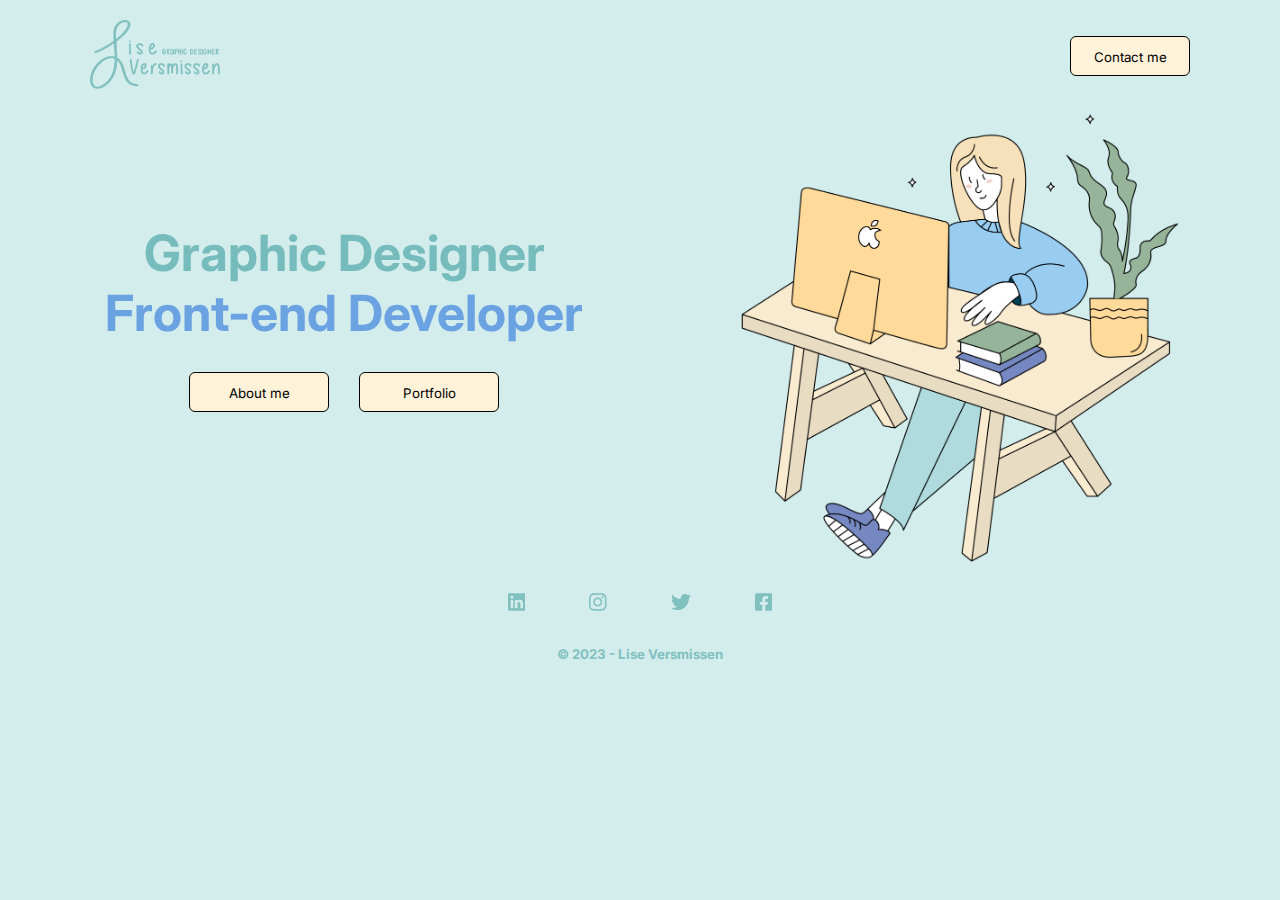
<file: index.html>
<!DOCTYPE html>
<html lang="nl">
<head>
    <meta name="viewport" content="width=device-width, initial-scale=1.0">
    <meta charset="UTF-8">
    <link rel="icon" href="assets/logolisetab.png">
    <link rel="stylesheet" href="style.css">
    <link rel="preconnect" href="https://fonts.googleapis.com">
    <link rel="preconnect" href="https://fonts.gstatic.com" crossorigin>
    <link href="https://fonts.googleapis.com/css2?family=Varela+Round&display=swap" rel="stylesheet">
    <link rel="preconnect" href="https://fonts.googleapis.com">
    <link rel="preconnect" href="https://fonts.gstatic.com" crossorigin>
    <link href="https://fonts.googleapis.com/css2?family=Inter&display=swap" rel="stylesheet">
    <!-- Primary Meta Tags -->
    <title>Lise Versmissen - Portfolio</title>
    <meta name="title" content="Lise Versmissen - Portfolio">
    <meta name="description" content="Graphic Designer, Illustrator & Front-end Developer">

    <!-- Open Graph / Facebook -->
    <meta property="og:type" content="website">
    <meta property="og:url" content="https://metatags.io/">
    <meta property="og:title" content="Lise Versmissen - Portfolio">
    <meta property="og:description" content="Graphic Designer, Illustrator & Front-end Developer">
    <meta property="og:image" content="/assets/metaimage.png">

    <!-- Twitter -->
    <meta property="twitter:card" content="summary_large_image">
    <meta property="twitter:url" content="https://metatags.io/">
    <meta property="twitter:title" content="Lise Versmissen - Portfolio">
    <meta property="twitter:description" content="Graphic Designer, Illustrator & Front-end Developer">
    <meta property="twitter:image" content="/assets/metaimage.png">
    <link rel="preconnect" href="https://fonts.googleapis.com">
    <link rel="preconnect" href="https://fonts.gstatic.com" crossorigin>
    <link href="https://fonts.googleapis.com/css2?family=Inter:wght@700&display=swap" rel="stylesheet">
</head>
<body>
<header>
    <div class="container">
        <div class="navbar">
            <a href="index.html"><img src="assets/logoliseblue@2x.png" class="logomain" alt="logo"> </a>
            <nav>
                <a href="contact.html"><button class="navbarbutton">Contact me</button></a>
            </nav>
        </div>
    </div>
</header>
<main>
    <div class="row">
        <div class="col-1">
            <h2 class="graphic">Graphic Designer</h2>
               <h6 class="developer">Front-end Developer</h6>
            <div id="buttons">
            <a href="aboutme.html" id="contactpage">
                <button type="button">About me</button>
            </a>
            <a href="portfolio.html" id="portfolio">
                <button type="button">Portfolio</button>
            </a>
        </div>
        </div>
        <div class="col-2">
            <img src="assets/1.png" alt="illustratie lise" class="illustratie">
        </div>
    </div>
</main>
<footer>
    <div class="social-links">
        <a href="https://www.linkedin.com/in/lise-versmissen-698373214/" target="_blank">
            <svg xmlns="http://www.w3.org/2000/svg" viewBox="0 0 448 512">
                <!--! Font Awesome Pro 6.2.1 by @fontawesome - https://fontawesome.com License - https://fontawesome.com/license (Commercial License) Copyright 2022 Fonticons, Inc. -->
                <path d="M416 32H31.9C14.3 32 0 46.5 0 64.3v383.4C0 465.5 14.3 480 31.9 480H416c17.6 0 32-14.5 32-32.3V64.3c0-17.8-14.4-32.3-32-32.3zM135.4 416H69V202.2h66.5V416zm-33.2-243c-21.3 0-38.5-17.3-38.5-38.5S80.9 96 102.2 96c21.2 0 38.5 17.3 38.5 38.5 0 21.3-17.2 38.5-38.5 38.5zm282.1 243h-66.4V312c0-24.8-.5-56.7-34.5-56.7-34.6 0-39.9 27-39.9 54.9V416h-66.4V202.2h63.7v29.2h.9c8.9-16.8 30.6-34.5 62.9-34.5 67.2 0 79.7 44.3 79.7 101.9V416z"/>
            </svg>
        </a>
        <a href="https://www.instagram.com/posipixels/" target="_blank">
            <svg xmlns="http://www.w3.org/2000/svg" viewBox="0 0 448 512">
                <!--! Font Awesome Pro 6.2.1 by @fontawesome - https://fontawesome.com License - https://fontawesome.com/license (Commercial License) Copyright 2022 Fonticons, Inc. -->
                <path d="M224.1 141c-63.6 0-114.9 51.3-114.9 114.9s51.3 114.9 114.9 114.9S339 319.5 339 255.9 287.7 141 224.1 141zm0 189.6c-41.1 0-74.7-33.5-74.7-74.7s33.5-74.7 74.7-74.7 74.7 33.5 74.7 74.7-33.6 74.7-74.7 74.7zm146.4-194.3c0 14.9-12 26.8-26.8 26.8-14.9 0-26.8-12-26.8-26.8s12-26.8 26.8-26.8 26.8 12 26.8 26.8zm76.1 27.2c-1.7-35.9-9.9-67.7-36.2-93.9-26.2-26.2-58-34.4-93.9-36.2-37-2.1-147.9-2.1-184.9 0-35.8 1.7-67.6 9.9-93.9 36.1s-34.4 58-36.2 93.9c-2.1 37-2.1 147.9 0 184.9 1.7 35.9 9.9 67.7 36.2 93.9s58 34.4 93.9 36.2c37 2.1 147.9 2.1 184.9 0 35.9-1.7 67.7-9.9 93.9-36.2 26.2-26.2 34.4-58 36.2-93.9 2.1-37 2.1-147.8 0-184.8zM398.8 388c-7.8 19.6-22.9 34.7-42.6 42.6-29.5 11.7-99.5 9-132.1 9s-102.7 2.6-132.1-9c-19.6-7.8-34.7-22.9-42.6-42.6-11.7-29.5-9-99.5-9-132.1s-2.6-102.7 9-132.1c7.8-19.6 22.9-34.7 42.6-42.6 29.5-11.7 99.5-9 132.1-9s102.7-2.6 132.1 9c19.6 7.8 34.7 22.9 42.6 42.6 11.7 29.5 9 99.5 9 132.1s2.7 102.7-9 132.1z"/>
            </svg>
        </a>
        <a href="https://twitter.com/liseeee_x" target="_blank">
            <svg xmlns="http://www.w3.org/2000/svg" viewBox="0 0 512 512">
                <!--! Font Awesome Pro 6.2.1 by @fontawesome - https://fontawesome.com License - https://fontawesome.com/license (Commercial License) Copyright 2022 Fonticons, Inc. -->
                <path d="M459.37 151.716c.325 4.548.325 9.097.325 13.645 0 138.72-105.583 298.558-298.558 298.558-59.452 0-114.68-17.219-161.137-47.106 8.447.974 16.568 1.299 25.34 1.299 49.055 0 94.213-16.568 130.274-44.832-46.132-.975-84.792-31.188-98.112-72.772 6.498.974 12.995 1.624 19.818 1.624 9.421 0 18.843-1.3 27.614-3.573-48.081-9.747-84.143-51.98-84.143-102.985v-1.299c13.969 7.797 30.214 12.67 47.431 13.319-28.264-18.843-46.781-51.005-46.781-87.391 0-19.492 5.197-37.36 14.294-52.954 51.655 63.675 129.3 105.258 216.365 109.807-1.624-7.797-2.599-15.918-2.599-24.04 0-57.828 46.782-104.934 104.934-104.934 30.213 0 57.502 12.67 76.67 33.137 23.715-4.548 46.456-13.32 66.599-25.34-7.798 24.366-24.366 44.833-46.132 57.827 21.117-2.273 41.584-8.122 60.426-16.243-14.292 20.791-32.161 39.308-52.628 54.253z"/>
            </svg>
        </a>
        <a href="https://www.facebook.com/PosiPixels/" target="_blank">
            <svg xmlns="http://www.w3.org/2000/svg" viewBox="0 0 448 512">
                <!--! Font Awesome Pro 6.2.1 by @fontawesome - https://fontawesome.com License - https://fontawesome.com/license (Commercial License) Copyright 2022 Fonticons, Inc. -->
                <path d="M400 32H48A48 48 0 0 0 0 80v352a48 48 0 0 0 48 48h137.25V327.69h-63V256h63v-54.64c0-62.15 37-96.48 93.67-96.48 27.14 0 55.52 4.84 55.52 4.84v61h-31.27c-30.81 0-40.42 19.12-40.42 38.73V256h68.78l-11 71.69h-57.78V480H400a48 48 0 0 0 48-48V80a48 48 0 0 0-48-48z"/>
            </svg>
        </a>
    </div>
    <div id="onderkant">
        <h5>© 2023 - Lise Versmissen</h5>
    </div>
</footer>
</body>
</html>
</file>
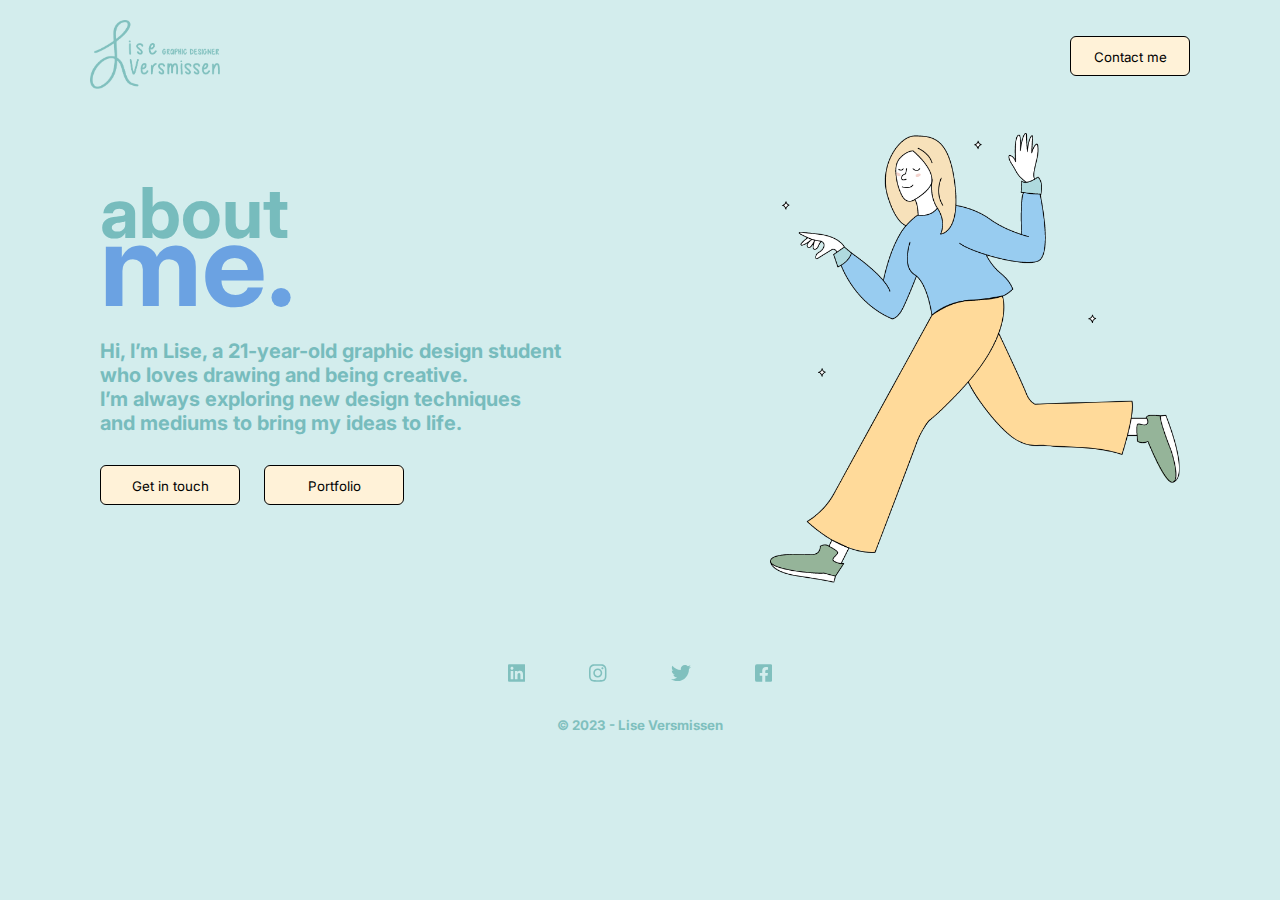
<file: aboutme.html>
<!DOCTYPE html>
<html lang="nl">
<head>
    <meta name="viewport" content="width=device-width, initial-scale=1.0">
    <meta charset="UTF-8">
    <link rel="icon" href="assets/logolisetab.png">
    <link rel="stylesheet" href="style.css">
    <link rel="preconnect" href="https://fonts.googleapis.com">
    <link rel="preconnect" href="https://fonts.gstatic.com" crossorigin>
    <link href="https://fonts.googleapis.com/css2?family=Varela+Round&display=swap" rel="stylesheet">
    <link rel="preconnect" href="https://fonts.googleapis.com">
    <link rel="preconnect" href="https://fonts.gstatic.com" crossorigin>
    <link href="https://fonts.googleapis.com/css2?family=Inter&display=swap" rel="stylesheet">
    <!-- Primary Meta Tags -->
    <title>Lise Versmissen - Portfolio</title>
    <meta name="title" content="Lise Versmissen - Portfolio">
    <meta name="description" content="Graphic Designer, Illustrator & Front-end Developer">

    <!-- Open Graph / Facebook -->
    <meta property="og:type" content="website">
    <meta property="og:url" content="https://metatags.io/">
    <meta property="og:title" content="Lise Versmissen - Portfolio">
    <meta property="og:description" content="Graphic Designer, Illustrator & Front-end Developer">
    <meta property="og:image" content="/assets/metaimage.png">

    <!-- Twitter -->
    <meta property="twitter:card" content="summary_large_image">
    <meta property="twitter:url" content="https://metatags.io/">
    <meta property="twitter:title" content="Lise Versmissen - Portfolio">
    <meta property="twitter:description" content="Graphic Designer, Illustrator & Front-end Developer">
    <meta property="twitter:image" content="/assets/metaimage.png">
    <link rel="preconnect" href="https://fonts.googleapis.com">
    <link rel="preconnect" href="https://fonts.gstatic.com" crossorigin>
    <link href="https://fonts.googleapis.com/css2?family=Inter:wght@700&display=swap" rel="stylesheet">
</head>
<body>
<header>
    <div class="container">
        <div class="navbar">
            <a href="index.html"><img src="assets/logoliseblue@2x.png" class="logomain" alt="logo"> </a>
            <nav>
                <a href="contact.html"><button class="navbarbutton">Contact me</button></a>
            </nav>
        </div>
    </div>
</header>
<main class="mainabout">
    <div class="aboutmerow">
        <div class="col-1">
            <h2 class="about">about</h2>
            <h6 class="me">me.</h6>
            <h3 class="uitleg">Hi, I’m Lise, a 21-year-old graphic design student <br>
                who loves drawing and being creative. <br>
                I’m always exploring new design techniques <br>
                and mediums to bring my ideas to life.</h3>
            <div id="buttonsabout">
                <a href="contact.html" id="aboutmelink">
                    <button class="aboutbutton" type="button">Get in touch</button>
                </a>
                <a href="portfolio.html" id="portfoliolink">
                    <button class="portfoliobutton" type="button">Portfolio</button>
                </a>
            </div>
        </div>
        <div class="col-2">
            <img src="assets/2.png" alt="illustratie lise" class="illustratie2">
        </div>
    </div>
</main>
<footer>
    <div class="social-links">
        <a href="https://www.linkedin.com/in/lise-versmissen-698373214/" target="_blank">
            <svg xmlns="http://www.w3.org/2000/svg" viewBox="0 0 448 512">
                <!--! Font Awesome Pro 6.2.1 by @fontawesome - https://fontawesome.com License - https://fontawesome.com/license (Commercial License) Copyright 2022 Fonticons, Inc. -->
                <path d="M416 32H31.9C14.3 32 0 46.5 0 64.3v383.4C0 465.5 14.3 480 31.9 480H416c17.6 0 32-14.5 32-32.3V64.3c0-17.8-14.4-32.3-32-32.3zM135.4 416H69V202.2h66.5V416zm-33.2-243c-21.3 0-38.5-17.3-38.5-38.5S80.9 96 102.2 96c21.2 0 38.5 17.3 38.5 38.5 0 21.3-17.2 38.5-38.5 38.5zm282.1 243h-66.4V312c0-24.8-.5-56.7-34.5-56.7-34.6 0-39.9 27-39.9 54.9V416h-66.4V202.2h63.7v29.2h.9c8.9-16.8 30.6-34.5 62.9-34.5 67.2 0 79.7 44.3 79.7 101.9V416z"/>
            </svg>
        </a>
        <a href="https://www.instagram.com/posipixels/" target="_blank">
            <svg xmlns="http://www.w3.org/2000/svg" viewBox="0 0 448 512">
                <!--! Font Awesome Pro 6.2.1 by @fontawesome - https://fontawesome.com License - https://fontawesome.com/license (Commercial License) Copyright 2022 Fonticons, Inc. -->
                <path d="M224.1 141c-63.6 0-114.9 51.3-114.9 114.9s51.3 114.9 114.9 114.9S339 319.5 339 255.9 287.7 141 224.1 141zm0 189.6c-41.1 0-74.7-33.5-74.7-74.7s33.5-74.7 74.7-74.7 74.7 33.5 74.7 74.7-33.6 74.7-74.7 74.7zm146.4-194.3c0 14.9-12 26.8-26.8 26.8-14.9 0-26.8-12-26.8-26.8s12-26.8 26.8-26.8 26.8 12 26.8 26.8zm76.1 27.2c-1.7-35.9-9.9-67.7-36.2-93.9-26.2-26.2-58-34.4-93.9-36.2-37-2.1-147.9-2.1-184.9 0-35.8 1.7-67.6 9.9-93.9 36.1s-34.4 58-36.2 93.9c-2.1 37-2.1 147.9 0 184.9 1.7 35.9 9.9 67.7 36.2 93.9s58 34.4 93.9 36.2c37 2.1 147.9 2.1 184.9 0 35.9-1.7 67.7-9.9 93.9-36.2 26.2-26.2 34.4-58 36.2-93.9 2.1-37 2.1-147.8 0-184.8zM398.8 388c-7.8 19.6-22.9 34.7-42.6 42.6-29.5 11.7-99.5 9-132.1 9s-102.7 2.6-132.1-9c-19.6-7.8-34.7-22.9-42.6-42.6-11.7-29.5-9-99.5-9-132.1s-2.6-102.7 9-132.1c7.8-19.6 22.9-34.7 42.6-42.6 29.5-11.7 99.5-9 132.1-9s102.7-2.6 132.1 9c19.6 7.8 34.7 22.9 42.6 42.6 11.7 29.5 9 99.5 9 132.1s2.7 102.7-9 132.1z"/>
            </svg>
        </a>
        <a href="https://twitter.com/liseeee_x" target="_blank">
            <svg xmlns="http://www.w3.org/2000/svg" viewBox="0 0 512 512">
                <!--! Font Awesome Pro 6.2.1 by @fontawesome - https://fontawesome.com License - https://fontawesome.com/license (Commercial License) Copyright 2022 Fonticons, Inc. -->
                <path d="M459.37 151.716c.325 4.548.325 9.097.325 13.645 0 138.72-105.583 298.558-298.558 298.558-59.452 0-114.68-17.219-161.137-47.106 8.447.974 16.568 1.299 25.34 1.299 49.055 0 94.213-16.568 130.274-44.832-46.132-.975-84.792-31.188-98.112-72.772 6.498.974 12.995 1.624 19.818 1.624 9.421 0 18.843-1.3 27.614-3.573-48.081-9.747-84.143-51.98-84.143-102.985v-1.299c13.969 7.797 30.214 12.67 47.431 13.319-28.264-18.843-46.781-51.005-46.781-87.391 0-19.492 5.197-37.36 14.294-52.954 51.655 63.675 129.3 105.258 216.365 109.807-1.624-7.797-2.599-15.918-2.599-24.04 0-57.828 46.782-104.934 104.934-104.934 30.213 0 57.502 12.67 76.67 33.137 23.715-4.548 46.456-13.32 66.599-25.34-7.798 24.366-24.366 44.833-46.132 57.827 21.117-2.273 41.584-8.122 60.426-16.243-14.292 20.791-32.161 39.308-52.628 54.253z"/>
            </svg>
        </a>
        <a href="https://www.facebook.com/PosiPixels/" target="_blank">
            <svg xmlns="http://www.w3.org/2000/svg" viewBox="0 0 448 512">
                <!--! Font Awesome Pro 6.2.1 by @fontawesome - https://fontawesome.com License - https://fontawesome.com/license (Commercial License) Copyright 2022 Fonticons, Inc. -->
                <path d="M400 32H48A48 48 0 0 0 0 80v352a48 48 0 0 0 48 48h137.25V327.69h-63V256h63v-54.64c0-62.15 37-96.48 93.67-96.48 27.14 0 55.52 4.84 55.52 4.84v61h-31.27c-30.81 0-40.42 19.12-40.42 38.73V256h68.78l-11 71.69h-57.78V480H400a48 48 0 0 0 48-48V80a48 48 0 0 0-48-48z"/>
            </svg>
        </a>
    </div>
    <div id="onderkant">
        <h5>© 2023 - Lise Versmissen</h5>
    </div>
</footer>
</body>
</html>
</file>
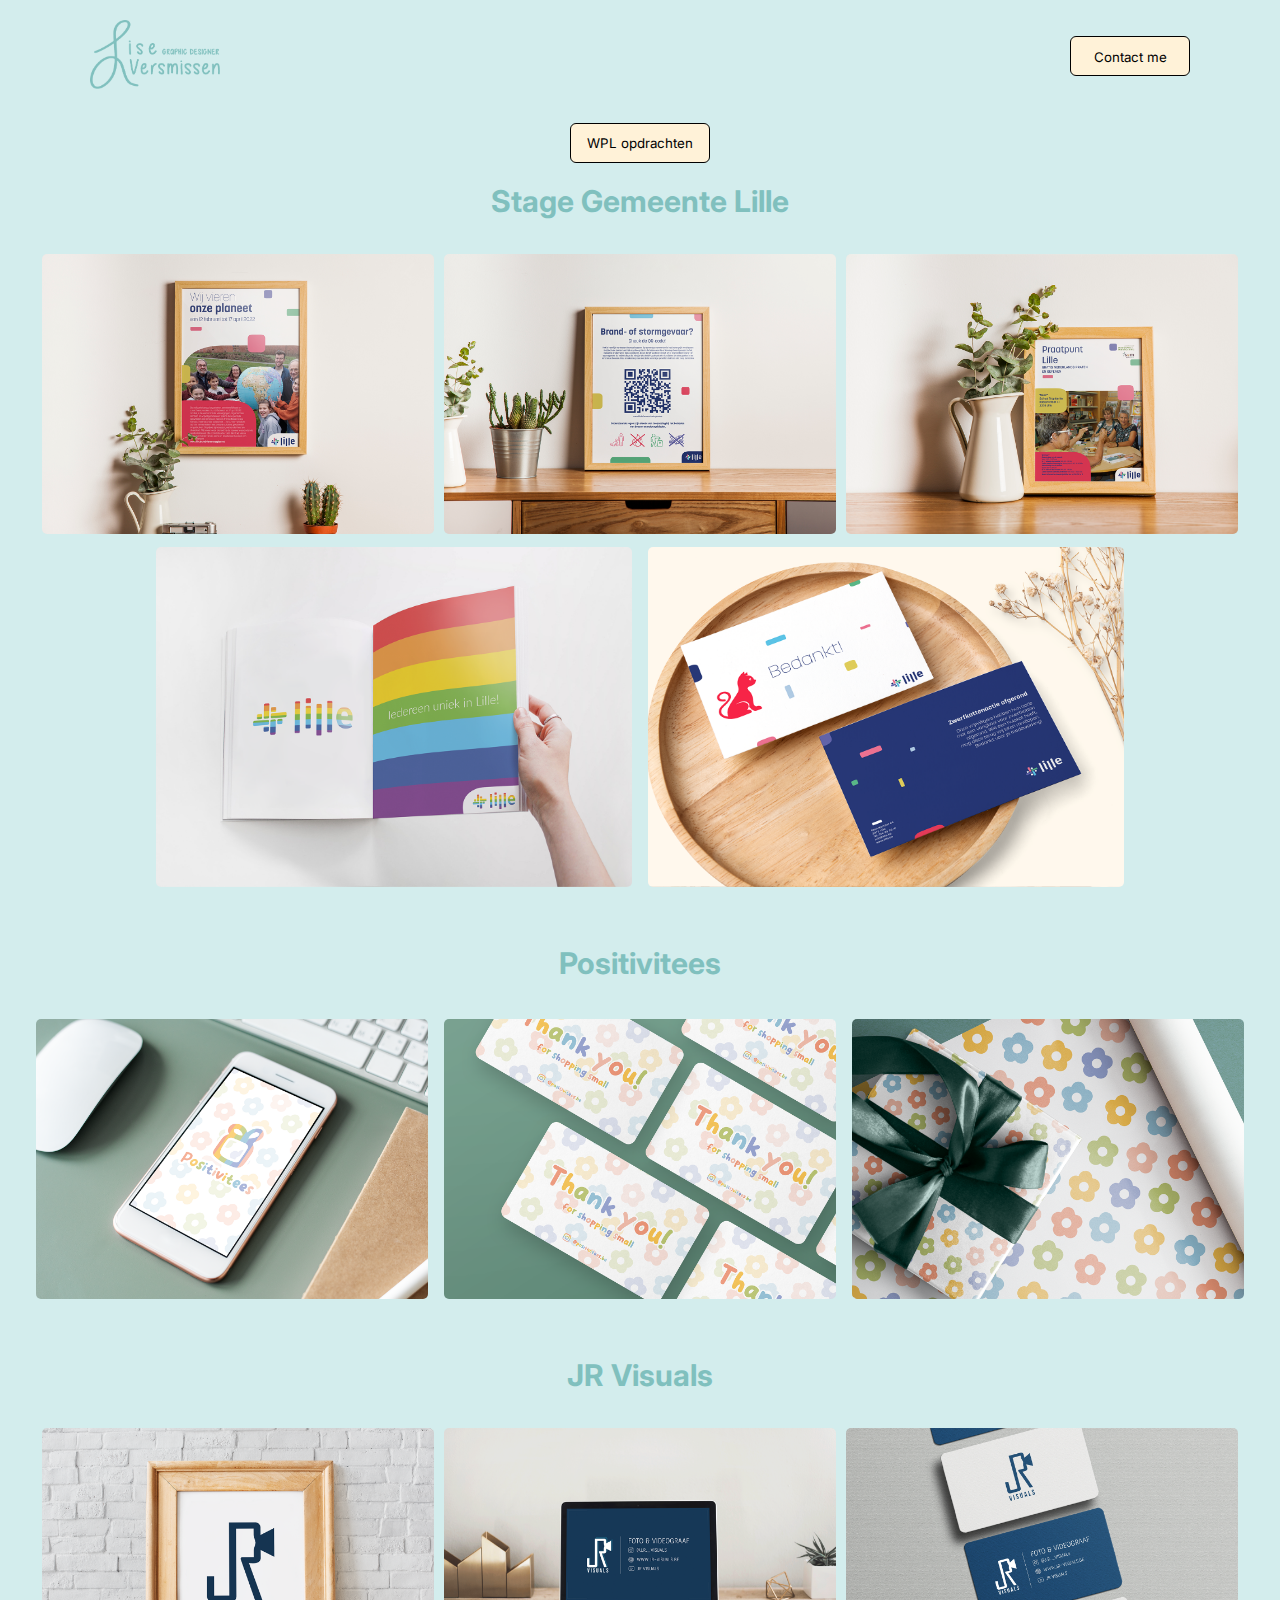
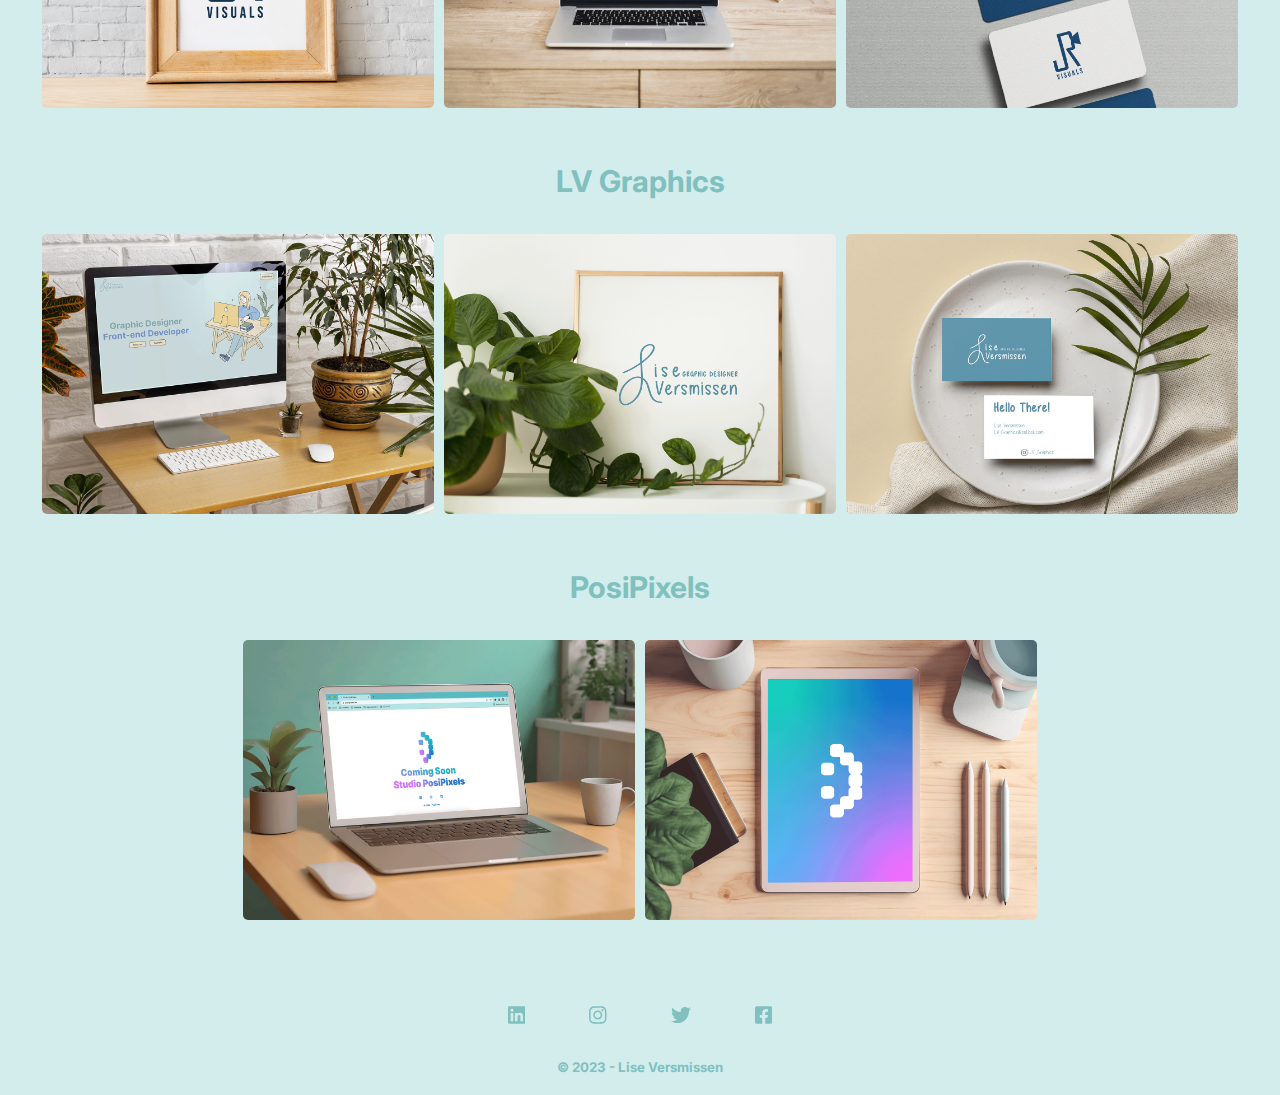
<file: portfolio.html>
<!DOCTYPE html>
<html lang="nl">
<head>
    <meta name="viewport" content="width=device-width, initial-scale=1.0">
    <meta charset="UTF-8">
    <link rel="icon" href="assets/logolisetab.png">
    <link rel="stylesheet" href="style.css">
    <link rel="preconnect" href="https://fonts.googleapis.com">
    <link rel="preconnect" href="https://fonts.gstatic.com" crossorigin>
    <link href="https://fonts.googleapis.com/css2?family=Varela+Round&display=swap" rel="stylesheet">
    <link rel="preconnect" href="https://fonts.googleapis.com">
    <link rel="preconnect" href="https://fonts.gstatic.com" crossorigin>
    <link href="https://fonts.googleapis.com/css2?family=Inter&display=swap" rel="stylesheet">
    <!-- Primary Meta Tags -->
    <title>Lise Versmissen - Portfolio</title>
    <meta name="title" content="Lise Versmissen - Portfolio">
    <meta name="description" content="Graphic Designer, Illustrator & Front-end Developer">

    <!-- Open Graph / Facebook -->
    <meta property="og:type" content="website">
    <meta property="og:url" content="https://metatags.io/">
    <meta property="og:title" content="Lise Versmissen - Portfolio">
    <meta property="og:description" content="Graphic Designer, Illustrator & Front-end Developer">
    <meta property="og:image" content="/assets/metaimage.png">

    <!-- Twitter -->
    <meta property="twitter:card" content="summary_large_image">
    <meta property="twitter:url" content="https://metatags.io/">
    <meta property="twitter:title" content="Lise Versmissen - Portfolio">
    <meta property="twitter:description" content="Graphic Designer, Illustrator & Front-end Developer">
    <meta property="twitter:image" content="/assets/metaimage.png">
    <link rel="preconnect" href="https://fonts.googleapis.com">
    <link rel="preconnect" href="https://fonts.gstatic.com" crossorigin>
    <link href="https://fonts.googleapis.com/css2?family=Inter:wght@700&display=swap" rel="stylesheet">
</head>
<body>
<header>
    <div class="container">
        <div class="navbar">
            <a href="index.html"><img src="assets/logoliseblue@2x.png" class="logomain" alt="logo"> </a>
            <nav>
                <a href="contact.html"><button class="navbarbutton">Contact me</button></a>
            </nav>
        </div>
    </div>
</header>
<main class="portfolio-main">
    <div class="portfolio-items">
        <a href="wplportfolio.html" class="wpl"><button class="portfoliobutton1">WPL opdrachten</button></a>
        <h2 class="stage">Stage Gemeente Lille</h2>
        <div class="portfolio-images1">
            <img src="assets/wijvieren.png" alt="">
            <img src="assets/brandbordje.png" alt="">
            <img src="assets/praatpunt.png" alt="">
        </div>
        <div class="portfolio-images2">
            <img src="assets/boekjelille.png" alt="">
            <img src="assets/zwerf.png " alt="">
        </div>
        <h2 class="positivitees">Positivitees</h2>
        <div class="portfolio-images3">
            <img src="assets/logopositivitees1.PNG" alt="">
            <img src="assets/visitekaartjespositivitees1.PNG" alt="">
            <img src="assets/patroon1.PNG" alt="">
        </div>
        <h2 class="jrvisuals">JR Visuals</h2>
        <div class="portfolio-images4">
            <img src="assets/jrlogo.png" alt="een tekening gemaakt door lise">
            <img src="assets/jrvisualsweb.png" alt="een kaartje gemaakt door lise">
            <img src="assets/jrvisite.png" alt="flyer van LIV">
        </div>
        <h2 class="lvgraphics">LV Graphics</h2>
        <div class="portfolio-images5">
            <img src="assets/lvwebsite.png" alt="een tekening gemaakt door lise">
            <img src="assets/logolv.png" alt="een kaartje gemaakt door lise">
            <img src="assets/visitekaartjeslise.png" alt="flyer van LIV">
        </div>
        <h2 class="lvgraphics">PosiPixels</h2>
        <div class="portfolio-images5">
            <img src="assets/macbook.png" alt="een tekening gemaakt door lise">
            <img src="assets/ipad.png" alt="een kaartje gemaakt door lise">
        </div>
    </div>


    <!-- <div class="illustraties">
        <h1>Ontwerpen</h1>
    </div>
    <div class="scroll">
        <img src="assets/scroll3.png" alt="illustraties">
    </div>
    <div class="ontwerpen">
        <h1>Illustraties</h1>
    </div>
    <div class="scroll">
        <img src="assets/scroll.png" alt="ontwerpen">
    </div> -->
    <!--  </div> -->
</main>
<footer>
    <div class="social-links">
        <a href="https://www.linkedin.com/in/lise-versmissen-698373214/" target="_blank">
            <svg xmlns="http://www.w3.org/2000/svg" viewBox="0 0 448 512">
                <!--! Font Awesome Pro 6.2.1 by @fontawesome - https://fontawesome.com License - https://fontawesome.com/license (Commercial License) Copyright 2022 Fonticons, Inc. -->
                <path d="M416 32H31.9C14.3 32 0 46.5 0 64.3v383.4C0 465.5 14.3 480 31.9 480H416c17.6 0 32-14.5 32-32.3V64.3c0-17.8-14.4-32.3-32-32.3zM135.4 416H69V202.2h66.5V416zm-33.2-243c-21.3 0-38.5-17.3-38.5-38.5S80.9 96 102.2 96c21.2 0 38.5 17.3 38.5 38.5 0 21.3-17.2 38.5-38.5 38.5zm282.1 243h-66.4V312c0-24.8-.5-56.7-34.5-56.7-34.6 0-39.9 27-39.9 54.9V416h-66.4V202.2h63.7v29.2h.9c8.9-16.8 30.6-34.5 62.9-34.5 67.2 0 79.7 44.3 79.7 101.9V416z"/>
            </svg>
        </a>
        <a href="https://www.instagram.com/posipixels/" target="_blank">
            <svg xmlns="http://www.w3.org/2000/svg" viewBox="0 0 448 512">
                <!--! Font Awesome Pro 6.2.1 by @fontawesome - https://fontawesome.com License - https://fontawesome.com/license (Commercial License) Copyright 2022 Fonticons, Inc. -->
                <path d="M224.1 141c-63.6 0-114.9 51.3-114.9 114.9s51.3 114.9 114.9 114.9S339 319.5 339 255.9 287.7 141 224.1 141zm0 189.6c-41.1 0-74.7-33.5-74.7-74.7s33.5-74.7 74.7-74.7 74.7 33.5 74.7 74.7-33.6 74.7-74.7 74.7zm146.4-194.3c0 14.9-12 26.8-26.8 26.8-14.9 0-26.8-12-26.8-26.8s12-26.8 26.8-26.8 26.8 12 26.8 26.8zm76.1 27.2c-1.7-35.9-9.9-67.7-36.2-93.9-26.2-26.2-58-34.4-93.9-36.2-37-2.1-147.9-2.1-184.9 0-35.8 1.7-67.6 9.9-93.9 36.1s-34.4 58-36.2 93.9c-2.1 37-2.1 147.9 0 184.9 1.7 35.9 9.9 67.7 36.2 93.9s58 34.4 93.9 36.2c37 2.1 147.9 2.1 184.9 0 35.9-1.7 67.7-9.9 93.9-36.2 26.2-26.2 34.4-58 36.2-93.9 2.1-37 2.1-147.8 0-184.8zM398.8 388c-7.8 19.6-22.9 34.7-42.6 42.6-29.5 11.7-99.5 9-132.1 9s-102.7 2.6-132.1-9c-19.6-7.8-34.7-22.9-42.6-42.6-11.7-29.5-9-99.5-9-132.1s-2.6-102.7 9-132.1c7.8-19.6 22.9-34.7 42.6-42.6 29.5-11.7 99.5-9 132.1-9s102.7-2.6 132.1 9c19.6 7.8 34.7 22.9 42.6 42.6 11.7 29.5 9 99.5 9 132.1s2.7 102.7-9 132.1z"/>
            </svg>
        </a>
        <a href="https://twitter.com/liseeee_x" target="_blank">
            <svg xmlns="http://www.w3.org/2000/svg" viewBox="0 0 512 512">
                <!--! Font Awesome Pro 6.2.1 by @fontawesome - https://fontawesome.com License - https://fontawesome.com/license (Commercial License) Copyright 2022 Fonticons, Inc. -->
                <path d="M459.37 151.716c.325 4.548.325 9.097.325 13.645 0 138.72-105.583 298.558-298.558 298.558-59.452 0-114.68-17.219-161.137-47.106 8.447.974 16.568 1.299 25.34 1.299 49.055 0 94.213-16.568 130.274-44.832-46.132-.975-84.792-31.188-98.112-72.772 6.498.974 12.995 1.624 19.818 1.624 9.421 0 18.843-1.3 27.614-3.573-48.081-9.747-84.143-51.98-84.143-102.985v-1.299c13.969 7.797 30.214 12.67 47.431 13.319-28.264-18.843-46.781-51.005-46.781-87.391 0-19.492 5.197-37.36 14.294-52.954 51.655 63.675 129.3 105.258 216.365 109.807-1.624-7.797-2.599-15.918-2.599-24.04 0-57.828 46.782-104.934 104.934-104.934 30.213 0 57.502 12.67 76.67 33.137 23.715-4.548 46.456-13.32 66.599-25.34-7.798 24.366-24.366 44.833-46.132 57.827 21.117-2.273 41.584-8.122 60.426-16.243-14.292 20.791-32.161 39.308-52.628 54.253z"/>
            </svg>
        </a>
        <a href="https://www.facebook.com/PosiPixels/" target="_blank">
            <svg xmlns="http://www.w3.org/2000/svg" viewBox="0 0 448 512">
                <!--! Font Awesome Pro 6.2.1 by @fontawesome - https://fontawesome.com License - https://fontawesome.com/license (Commercial License) Copyright 2022 Fonticons, Inc. -->
                <path d="M400 32H48A48 48 0 0 0 0 80v352a48 48 0 0 0 48 48h137.25V327.69h-63V256h63v-54.64c0-62.15 37-96.48 93.67-96.48 27.14 0 55.52 4.84 55.52 4.84v61h-31.27c-30.81 0-40.42 19.12-40.42 38.73V256h68.78l-11 71.69h-57.78V480H400a48 48 0 0 0 48-48V80a48 48 0 0 0-48-48z"/>
            </svg>
        </a>
    </div>
    <div id="onderkant">
        <h5>© 2023 - Lise Versmissen</h5>
    </div>
</footer>
</body>
</html>
</file>
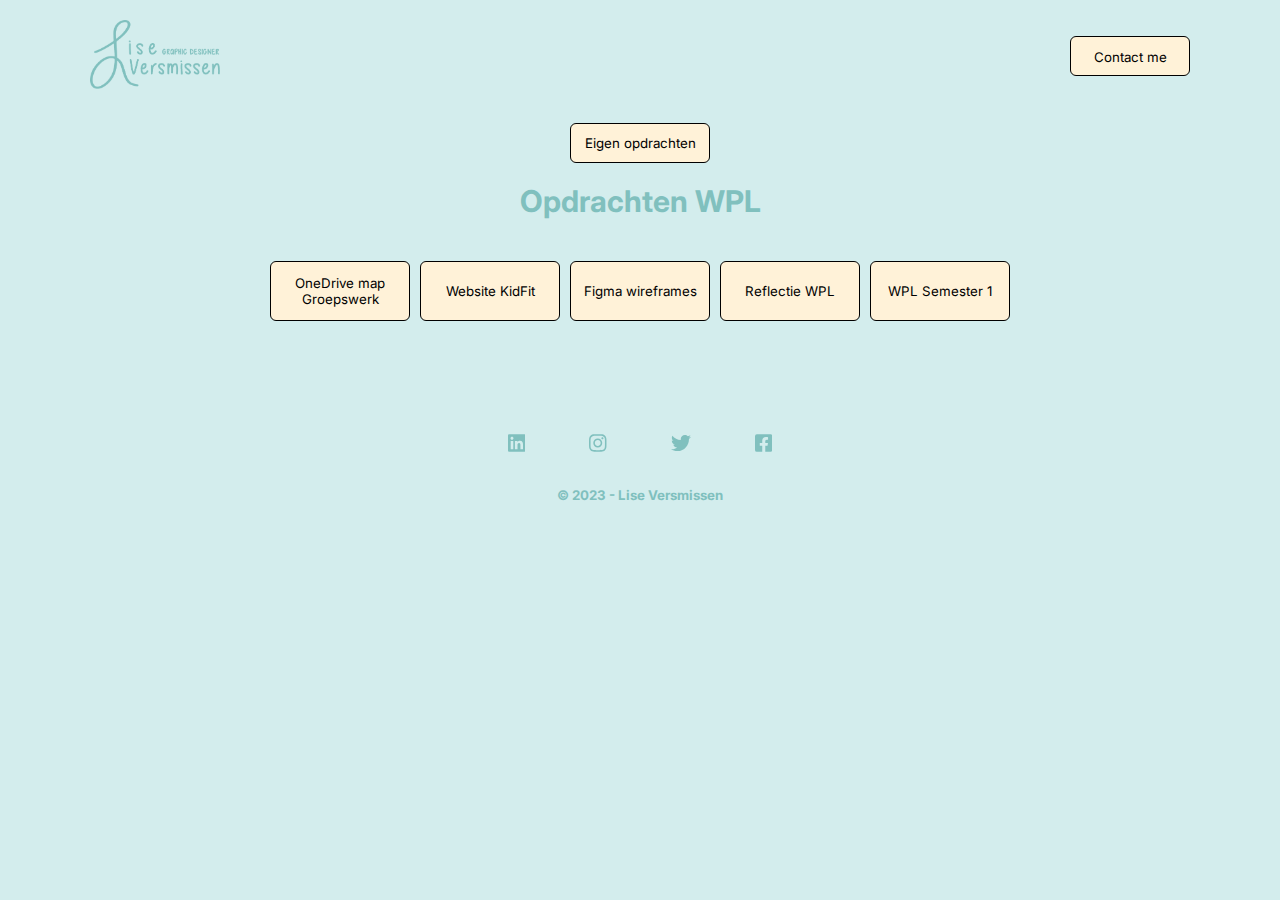
<file: wplportfolio.html>
<!DOCTYPE html>
<html lang="nl">
<head>
    <meta name="viewport" content="width=device-width, initial-scale=1.0">
    <meta charset="UTF-8">
    <link rel="icon" href="assets/logolisetab.png">
    <link rel="stylesheet" href="style.css">
    <link rel="preconnect" href="https://fonts.googleapis.com">
    <link rel="preconnect" href="https://fonts.gstatic.com" crossorigin>
    <link href="https://fonts.googleapis.com/css2?family=Varela+Round&display=swap" rel="stylesheet">
    <link rel="preconnect" href="https://fonts.googleapis.com">
    <link rel="preconnect" href="https://fonts.gstatic.com" crossorigin>
    <link href="https://fonts.googleapis.com/css2?family=Inter&display=swap" rel="stylesheet">
    <!-- Primary Meta Tags -->
    <title>Lise Versmissen - Portfolio</title>
    <meta name="title" content="Lise Versmissen - Portfolio">
    <meta name="description" content="Graphic Designer, Illustrator & Front-end Developer">

    <!-- Open Graph / Facebook -->
    <meta property="og:type" content="website">
    <meta property="og:url" content="https://metatags.io/">
    <meta property="og:title" content="Lise Versmissen - Portfolio">
    <meta property="og:description" content="Graphic Designer, Illustrator & Front-end Developer">
    <meta property="og:image" content="/assets/metaimage.png">

    <!-- Twitter -->
    <meta property="twitter:card" content="summary_large_image">
    <meta property="twitter:url" content="https://metatags.io/">
    <meta property="twitter:title" content="Lise Versmissen - Portfolio">
    <meta property="twitter:description" content="Graphic Designer, Illustrator & Front-end Developer">
    <meta property="twitter:image" content="/assets/metaimage.png">
    <link rel="preconnect" href="https://fonts.googleapis.com">
    <link rel="preconnect" href="https://fonts.gstatic.com" crossorigin>
    <link href="https://fonts.googleapis.com/css2?family=Inter:wght@700&display=swap" rel="stylesheet">
</head>
<body>
<header>
    <div class="container">
        <div class="navbar">
            <a href="index.html"><img src="assets/logoliseblue@2x.png" class="logomain" alt="logo"> </a>
            <nav>
                <a href="contact.html"><button class="navbarbutton">Contact me</button></a>
            </nav>
        </div>
    </div>
</header>
<main class="portfolio-main">
    <div class="portfolio-items">
        <a href="portfolio.html" class="wpl"><button class="portfoliobutton1">Eigen opdrachten</button></a>
        <h2 class="stage">Opdrachten WPL</h2>
        <div class="wplbuttons">
            <a class="wpl" href="https://hogeschoolpxl-my.sharepoint.com/:f:/g/personal/12200757_student_pxl_be/Eh-XKU-84-ZAr1Qt8Ia4RE0BHbRfD8jOh-eaZKVeQbSLvQ?e=8v8ChR"><button class="portfoliobutton2">OneDrive map Groepswerk</button></a>
            <a href="https://spiffy-strudel-7e668c.netlify.app/index.html" class="wpl"><button class="portfoliobutton2">Website KidFit</button></a>
            <a class="wpl" href="https://www.figma.com/file/s4F252XIXvg8mJSV2EurCb/Wireframing-KIDFIT?type=design&node-id=214-754&t=6oKDC0P9f3VFMXpr-0"><button class="portfoliobutton2">Figma wireframes</button></a>
            <a class="wpl" href="https://hogeschoolpxl-my.sharepoint.com/:f:/g/personal/12200757_student_pxl_be/EhQewcwpACxHjvlw2_kQQjYBQVSDn3vpyU2tK9RPI8Y6fg?e=IBtLJB"><button class="portfoliobutton2">Reflectie WPL</button></a>
            <a class="wpl" href="https://hogeschoolpxl-my.sharepoint.com/:f:/g/personal/12200757_student_pxl_be/EiRtku2gu7tDmOfItRclwy0B2wRP3DUlz64YBHgtLPpZ_g?e=7NtU6G"><button class="portfoliobutton2">WPL Semester 1</button></a>
        </div>


    <!-- <div class="illustraties">
        <h1>Ontwerpen</h1>
    </div>
    <div class="scroll">
        <img src="assets/scroll3.png" alt="illustraties">
    </div>
    <div class="ontwerpen">
        <h1>Illustraties</h1>
    </div>
    <div class="scroll">
        <img src="assets/scroll.png" alt="ontwerpen">
    </div> -->
    <!--  </div> -->
    </div>
</main>
<footer>
    <div class="social-links">
        <a href="https://www.linkedin.com/in/lise-versmissen-698373214/" target="_blank">
            <svg xmlns="http://www.w3.org/2000/svg" viewBox="0 0 448 512">
                <!--! Font Awesome Pro 6.2.1 by @fontawesome - https://fontawesome.com License - https://fontawesome.com/license (Commercial License) Copyright 2022 Fonticons, Inc. -->
                <path d="M416 32H31.9C14.3 32 0 46.5 0 64.3v383.4C0 465.5 14.3 480 31.9 480H416c17.6 0 32-14.5 32-32.3V64.3c0-17.8-14.4-32.3-32-32.3zM135.4 416H69V202.2h66.5V416zm-33.2-243c-21.3 0-38.5-17.3-38.5-38.5S80.9 96 102.2 96c21.2 0 38.5 17.3 38.5 38.5 0 21.3-17.2 38.5-38.5 38.5zm282.1 243h-66.4V312c0-24.8-.5-56.7-34.5-56.7-34.6 0-39.9 27-39.9 54.9V416h-66.4V202.2h63.7v29.2h.9c8.9-16.8 30.6-34.5 62.9-34.5 67.2 0 79.7 44.3 79.7 101.9V416z"/>
            </svg>
        </a>
        <a href="https://www.instagram.com/posipixels/" target="_blank">
            <svg xmlns="http://www.w3.org/2000/svg" viewBox="0 0 448 512">
                <!--! Font Awesome Pro 6.2.1 by @fontawesome - https://fontawesome.com License - https://fontawesome.com/license (Commercial License) Copyright 2022 Fonticons, Inc. -->
                <path d="M224.1 141c-63.6 0-114.9 51.3-114.9 114.9s51.3 114.9 114.9 114.9S339 319.5 339 255.9 287.7 141 224.1 141zm0 189.6c-41.1 0-74.7-33.5-74.7-74.7s33.5-74.7 74.7-74.7 74.7 33.5 74.7 74.7-33.6 74.7-74.7 74.7zm146.4-194.3c0 14.9-12 26.8-26.8 26.8-14.9 0-26.8-12-26.8-26.8s12-26.8 26.8-26.8 26.8 12 26.8 26.8zm76.1 27.2c-1.7-35.9-9.9-67.7-36.2-93.9-26.2-26.2-58-34.4-93.9-36.2-37-2.1-147.9-2.1-184.9 0-35.8 1.7-67.6 9.9-93.9 36.1s-34.4 58-36.2 93.9c-2.1 37-2.1 147.9 0 184.9 1.7 35.9 9.9 67.7 36.2 93.9s58 34.4 93.9 36.2c37 2.1 147.9 2.1 184.9 0 35.9-1.7 67.7-9.9 93.9-36.2 26.2-26.2 34.4-58 36.2-93.9 2.1-37 2.1-147.8 0-184.8zM398.8 388c-7.8 19.6-22.9 34.7-42.6 42.6-29.5 11.7-99.5 9-132.1 9s-102.7 2.6-132.1-9c-19.6-7.8-34.7-22.9-42.6-42.6-11.7-29.5-9-99.5-9-132.1s-2.6-102.7 9-132.1c7.8-19.6 22.9-34.7 42.6-42.6 29.5-11.7 99.5-9 132.1-9s102.7-2.6 132.1 9c19.6 7.8 34.7 22.9 42.6 42.6 11.7 29.5 9 99.5 9 132.1s2.7 102.7-9 132.1z"/>
            </svg>
        </a>
        <a href="https://twitter.com/liseeee_x" target="_blank">
            <svg xmlns="http://www.w3.org/2000/svg" viewBox="0 0 512 512">
                <!--! Font Awesome Pro 6.2.1 by @fontawesome - https://fontawesome.com License - https://fontawesome.com/license (Commercial License) Copyright 2022 Fonticons, Inc. -->
                <path d="M459.37 151.716c.325 4.548.325 9.097.325 13.645 0 138.72-105.583 298.558-298.558 298.558-59.452 0-114.68-17.219-161.137-47.106 8.447.974 16.568 1.299 25.34 1.299 49.055 0 94.213-16.568 130.274-44.832-46.132-.975-84.792-31.188-98.112-72.772 6.498.974 12.995 1.624 19.818 1.624 9.421 0 18.843-1.3 27.614-3.573-48.081-9.747-84.143-51.98-84.143-102.985v-1.299c13.969 7.797 30.214 12.67 47.431 13.319-28.264-18.843-46.781-51.005-46.781-87.391 0-19.492 5.197-37.36 14.294-52.954 51.655 63.675 129.3 105.258 216.365 109.807-1.624-7.797-2.599-15.918-2.599-24.04 0-57.828 46.782-104.934 104.934-104.934 30.213 0 57.502 12.67 76.67 33.137 23.715-4.548 46.456-13.32 66.599-25.34-7.798 24.366-24.366 44.833-46.132 57.827 21.117-2.273 41.584-8.122 60.426-16.243-14.292 20.791-32.161 39.308-52.628 54.253z"/>
            </svg>
        </a>
        <a href="https://www.facebook.com/PosiPixels/" target="_blank">
            <svg xmlns="http://www.w3.org/2000/svg" viewBox="0 0 448 512">
                <!--! Font Awesome Pro 6.2.1 by @fontawesome - https://fontawesome.com License - https://fontawesome.com/license (Commercial License) Copyright 2022 Fonticons, Inc. -->
                <path d="M400 32H48A48 48 0 0 0 0 80v352a48 48 0 0 0 48 48h137.25V327.69h-63V256h63v-54.64c0-62.15 37-96.48 93.67-96.48 27.14 0 55.52 4.84 55.52 4.84v61h-31.27c-30.81 0-40.42 19.12-40.42 38.73V256h68.78l-11 71.69h-57.78V480H400a48 48 0 0 0 48-48V80a48 48 0 0 0-48-48z"/>
            </svg>
        </a>
    </div>
    <div id="onderkant">
        <h5>© 2023 - Lise Versmissen</h5>
    </div>
</footer>
</body>
</html>
</file>
<file: style.css>
/* algemene css */
* {
    margin: 0;
    padding: 0;
    font-family: 'Inter', sans-serif;
}

body {
    background-color: #D3EDED;
    max-width: 1800px;
    margin: 0 auto;
}

/* specifieke css */
main .container {
    width: 100%;
    min-height: 100vh;
    padding-left: 8%;
    padding-right: 8%;
    box-sizing: border-box;
    overflow: hidden;
}
#aboutmelink {
    text-decoration: none;
    width: 140px;
}
.portfoliobutton {
    margin-left: 20px;
    width: 140px;
    border: 1px solid black;
    height: 40px;
    padding: 12px 10px;
    margin-top: 30px;
    outline: none;
    color: black;
    text-decoration: none;
    background: #FFF2D8;
    border-radius: 6px;
    transition: width 0.5s;
    cursor: pointer;
}
.wpl {
    margin: 0 auto;
    padding-bottom: 20px;
}
.wplbuttons {
    display: flex;
    justify-content: space-between;
    margin: 0 auto;
    align-items: center;
    padding: 12px;
}
.portfoliobutton1 {
    margin: 0 auto;
    align-items: center;
    justify-content: center;
    width: 140px;
    border: 1px solid black;
    height: 40px;
    outline: none;
    color: black;
    text-decoration: none;
    background: #FFF2D8;
    border-radius: 6px;
    transition: width 0.5s;
    cursor: pointer;
}
.portfoliobutton2 {
    margin: 0 auto;
    width: 140px;
    border: 1px solid black;
    height: 60px;
    padding: 12px 10px;
    margin-left: 5px;
    margin-right: 5px;
    outline: none;
    color: black;
    text-decoration: none;
    background: #FFF2D8;
    border-radius: 6px;
    transition: width 0.5s;
    cursor: pointer;
}

.portfoliobutton2:hover {
    background-color: white;
    transition: width 0.5s;
}
.portfoliobutton:hover {
    background-color: white;
    transition: width 0.5s;
}
.portfoliobutton1:hover {
    background-color: white;
    transition: width 0.5s;
}

.navbar {
    width: 100%;
    display: flex;
    align-items: center;
    font-family: 'Inter', sans-serif;
}

.logomain {
    width: 130px;
    cursor: pointer;
    margin-left: 90px;
    margin-top: 20px;
}


nav {
    flex: 1;
    text-align: right;
    margin-right: 90px;
    margin-top: 10px;
}

nav ul li {
    list-style: none;
    display: inline-block;
    padding: 20px;
}

nav ul li a {
    text-decoration: none;
    color: white;
    font-size: 20px;
}



.mainabout {
    padding-top: 0;
}

.aboutbutton {
    width: 140px;
    border: 1px solid black;
    height: 40px;
    padding: 12px 10px;
    margin-top: 30px;
    outline: none;
    color: black;
    background: #FFF2D8;
    border-radius: 6px;
    transition: width 0.5s;
    cursor: pointer;
}

.aboutbutton:hover {
    width: 140px;
    border: 1px solid black;
    height: 40px;
    padding: 12px 10px;
    margin-top: 30px;
    outline: none;
    color: black;
    background: white;
    border-radius: 6px;
    transition: width 0.5s;
    cursor: pointer;
}

main {
    padding: 30px;
    margin: 30px;
}

.row {
    display: flex;
    justify-content: space-between;
    align-items: center;
    margin: 100px 0;
    height: 100%;
}

.col-1 {
    flex-basis: 40%;
    position: relative;
    margin-left: 70px;
}

.navbarbutton {
    width: 120px;
    border: 1px solid black;
    height: 40px;
    padding: 12px 10px;
    margin-top: 9px;
    outline: none;
    color: black;
    background: #FFF2D8;
    border-radius: 6px;
    transition: width 0.5s;
    margin-left: 30px;
    cursor: pointer;
}

.navbarbutton:hover {
    border: 1px solid black;
    height: 40px;
    padding: 12px 10px;
    margin-top: 9px;
    outline: none;
    color: black;
    background: white;
    border-radius: 6px;
    transition: width 0.5s;
    margin-left: 30px;
    cursor: pointer;
}

.illustratie2 {
    height: 450px;
    margin: 0 auto;
}

.graphic {
    font-size: 50px;
    text-align: center;
    color: #77BCBD;
}

.developer {
    font-size: 50px;
    text-align: center;
    color: #6BA2E2;
}

.aboutmerow {
    display: flex;
    justify-content: space-between;
    align-items: center;
    margin: 0 auto;
    height: 100%;
}

.about {
    margin: 0 auto;
    font-size: 70px;
    text-align: left;
    color: #77BCBD;
    font-family: 'Inter', sans-serif;
}

.me {
    font-size: 115px;
    text-align: left;
    margin-top: -60px;
    color: #6BA2E2;
}

#contactpage button {
    width: 140px;
    border: 1px solid black;
    height: 40px;
    padding: 12px 10px;
    margin-top: 9px;
    outline: none;
    color: black;
    background: #FFF2D8;
    border-radius: 6px;
    transition: width 0.5s;
    margin-right: 15px;
    cursor: pointer;
}

#contactpage button:hover {
    width: 140px;
    border: 1px solid black;
    height: 40px;
    padding: 12px 10px;
    margin-top: 9px;
    outline: none;
    color: black;
    background: white;
    border-radius: 6px;
    transition: width 0.5s;
    margin-right: 15px;
    cursor: pointer;
}

#portfolio button {
    width: 140px;
    border: 1px solid black;
    height: 40px;
    padding: 12px 10px;
    margin-top: 9px;
    outline: none;
    color: black;
    background: #FFF2D8;
    border-radius: 6px;
    transition: width 0.5s;
    margin-left: 15px;
    cursor: pointer;
}

#portfolio button:hover {
    width: 140px;
    border: 1px solid black;
    height: 40px;
    padding: 12px 10px;
    margin-top: 9px;
    outline: none;
    color: black;
    background: white;
    border-radius: 6px;
    transition: width 0.5s;
    margin-left: 15px;
    cursor: pointer;
}

#buttons {
    display: flex;
    justify-content: center;
    align-items: center;
    margin-top: 20px;
}

#contactpage button:hover {

}

.uitleg {
    font-size: 20px;
    text-align: left;
    color: #77BCBD;
    font-family: 'Inter', sans-serif;
    margin-top: 5px;
}


footer {
    padding: 20px;
}


.col-2 {
    margin-top: 40px;
    position: relative;
    margin-right: 70px;
    display: flex;
    justify-content: right;
    align-items: center;
}

.contactmain {
    display: flex;
    justify-content: space-between;
}

.illustratie {
    height: 450px;
    position: sticky;
    margin: 0 auto;
}

.illustratie {
    position: absolute;
}

.social-links svg {
    height: 20px;
    margin: 30px;
    color: white;
    font-size: 25px;
    position: sticky;
    fill: #80C0BE;
}

.social-links a {
    text-decoration: none;
    color: #80C0BE;
}

.social-links svg:hover {
    color: #6BA2E2;
    fill: #6BA2E2;
    transition-duration: 0.3s;
}

.social-links {
    text-align: center;
}

#onderkant h5 {
    text-align: center;
    color: #80C0BE;

}

#contactpage {
    text-decoration: none;
    cursor: pointer;
}

.social-links-contact {
    display: flex;
    justify-content: center;
}

.social-links-contact svg:hover {
    color: #ebb548;
    fill: #ebb548;
    transition-duration: 0.3s;
}

.social-links-contact a {
    text-decoration: none;
    margin: 30px;
}

#rechthoek {
    width: 1250px;
    height: 520px;
    background: #81B4C6;
    border-radius: 35px;
    margin: 0 auto;
    position: relative;
    display: flex;
    flex-basis: 100%;
    padding-right: 20px;
}

p {

    width: 750px;
    height: 341px;
    text-align: left;
    font: normal normal normal 24px/31px Inter;
    letter-spacing: 0;
    color: #FFFFFF;
    opacity: 1;
    position: absolute;
    z-index: 3;

}

.hallodaar {
    width: 432px;
    height: 100px;
    text-align: center;
    font: normal normal normal 83px/100px Inter;
    letter-spacing: 0;
    color: #FFFFFF;
    opacity: 1;
    position: absolute;
    z-index: 3;
}

#rechthoek img {

    width: 428px;
    height: 434px;
    position: absolute;
    z-index: 3;
    margin-left: 50rem;
    margin-top: 3.2rem;
}

#rechthoek p {

    position: absolute;
    z-index: 3;
    margin-left: 2rem;
    margin-top: 9.5rem;
}

#rechthoek h1 {

    position: absolute;
    z-index: 3;
    margin-left: 1.5rem;
    margin-top: 2rem;
}

#rechthoek img {

    position: sticky;
    margin-top: 40px;
}


#button-1 {
    background-color: #ebb548;
}

#button-4 {
    background-color: #ebb548;
}

.scroll {
    width: auto;
    height: 306px;
    overflow-x: auto;
    white-space: nowrap;
    padding: 20px;
    overflow-y: hidden;
    display: flex;

}

.scroll::-webkit-scrollbar {
    height: 10px;
    background-color: #a8c6d2;
    border-radius: 6px;
}

.scroll::-webkit-scrollbar-thumb {
    border-radius: 10px;
    -webkit-box-shadow: inset 0 0 6px rgba(0, 0, 0, .3);
    background-color: #295b69;
}

main {
    margin: 0;
}

.illustraties h1 {
    font-size: 50px;
    color: white;
    margin-left: 30px;
    font-family: 'Varela Round', sans-serif;
}

.ontwerpen h1 {
    font-size: 50px;
    color: white;
    margin-left: 30px;
    margin-top: 10px;
    font-family: 'Varela Round', sans-serif;
}

.portfolio-items {
    display: flex;
    flex-direction: column;
    justify-content: center;
}

.contact-form form {
    display: flex;
    flex-direction: column;
    width: 500px;

}

input {
    width: 500px;
    height: 20px;
    border: 0;
    border-radius: 13px;
    margin: 10px;
    padding: 10px;
    font-size: 20px;
    outline: none;
}

form {
    display: flex;
    width: 500px;
    border-radius: 13px;
    flex-direction: column;
}

label {
    display: block;
    margin-bottom: 2px;
    margin-top: 2px;
    color: #80C0BE;
    font-family: 'inter', sans-serif;
    font-weight: bold;
}

.contactmain {
    padding: 0;
}

.contactimg {
    height: 500px;
    margin-top: -40px;
}

input,
textarea {
    border: 1px solid black;
    width: 70%;
    padding: 10px;
    justify-content: left;
    flex-direction: column;
}

form button {
    width: 120px;
    border: 1px solid black;
    height: 40px;
    padding: 12px 10px;
    margin-left: 10px;
    margin-top: 9px;
    outline: none;
    color: black;
    background: #FFF2D8;
    border-radius: 6px;
    transition: width 0.5s;
    cursor: pointer;
}


form button:hover {
    background-color: white;
}

#status-message {
    text-align: left;
    margin-top: 20px;
    font-weight: bold;
}

textarea {
    width: 350px;
    height: 190px;
    border-radius: 20px;
    padding: 10px;
    font-size: 20px;
    outline: none;
    margin-bottom: 30px;
    margin-top: 3px;
    margin-left: 5px;
    border: 1px solid black;
}

.contactme {
    display: flex;
    justify-content: left;
    margin-bottom: 0;
}

.contact-form {
    height: 800px;
    width: 700px;
    display: flex;
    justify-content: left;
    margin-top: 50px;
    margin-bottom: 0;
}

.row5 {
    display: flex;
    justify-content: space-between;
    margin: 30px 0;
    width: 100%;
    margin-left: 20px;
}


label {
    font-size: 20px;
    color: #80C0BE;
    padding: 7px;
    margin-left: 3px;
    font-family: 'inter', sans-serif;
}

.portfolio-images4 {
    width: auto;
    display: flex;
    justify-content: center;

}

.portfolio-images4 img {
    height: 280px;
    flex-direction: row;
    padding: 5px;
    border-radius: 10px;

}

.portfolio-images5 img {
    height: 280px;
    flex-direction: row;
    padding: 5px;
    border-radius: 10px;

}

.portfolio-images1 {
    width: auto;
    display: flex;
    justify-content: center;

}

.portfolio-images1 img {
    height: 280px;
    flex-direction: row;
    padding: 5px;
    border-radius: 10px;

}

.portfolio-images2 {
    width: auto;
    display: flex;
    justify-content: center;

}

.portfolio-images5 {
    width: auto;
    display: flex;
    justify-content: center;

}

.lvgraphics {
    display: flex;
    margin-bottom: 30px;
    margin-top: 50px;
    justify-content: center;
    font-size: 30px;
    color: #80C0BE;
    font-family: 'inter', sans-serif;
}

.positivitees {
    display: flex;
    margin-bottom: 30px;
    margin-top: 50px;
    justify-content: center;
    font-size: 30px;
    color: #80C0BE;
    font-family: 'inter', sans-serif;
}

.jrvisuals {
    display: flex;
    margin-bottom: 30px;
    margin-top: 50px;
    justify-content: center;
    font-size: 30px;
    color: #80C0BE;
    font-family: 'inter', sans-serif;
}

.portfolio-images2 img {
    height: 340px;
    flex-direction: row;
    padding: 8px;
    border-radius: 13px;

}

.portfolionaam {
    display: flex;
    justify-content: center;
    font-size: 50px;
    color: #6BA2E2;
    font-family: 'inter', sans-serif;
}

.stage {
    display: flex;
    margin-bottom: 30px;
    justify-content: center;
    font-size: 30px;
    color: #80C0BE;
    font-family: 'inter', sans-serif;
}

.portfolio-images3 {
    width: auto;
    display: flex;
    justify-content: center;

}

.bedankt {
    display: flex;
    justify-content: center;
    font-size: 15px;
    color: white;
    margin-left: 30px;
    margin-top: 10px;
    font-family: 'Varela Round', sans-serif;
}

.bedankt h1 {
    text-align: center;
}

.portfolio-images3 img {
    height: 280px;
    flex-direction: row;
    padding: 8px;
    border-radius: 13px;
}


@media only screen and (max-width: 949px) {

    nav ul {
        width: 100%;
        position: relative;
        top: 90px;
        right: 0;
        z-index: 2;
    }

    nav ul li {
        display: block;
        margin-top: 2px;
        margin-bottom: 10px;
        padding: 10px;
    }

    nav ul li a {
        color: white;
    }

    nav {
        margin: 0;
    }

    .about {
        margin: 0 auto;
        font-size: 90px;
        text-align: center;
        color: #77BCBD;
        font-family: 'Inter', sans-serif;
    }

    .me {
        font-size: 80px;
        text-align: center;
        margin-top: -65px;
        color: #6BA2E2;
    }

    .row {
        flex-direction: column-reverse;
        margin: 50px 0;
    }

    .col-2 {
        flex-basis: 100%;
        margin-bottom: 50px;
        align-items: center;
    }

    .illustratie {
        width: 340px;
        height: 341px;
        position: relative;
    }

    .color-circle {
        position: absolute;
        width: 340px;
        height: 341px;
    }

    .logomain {
        width: 150px;
        cursor: pointer;
        margin-left: 40px;
        margin-top: -100px;
    }

    .col-1 {
        flex-basis: 40%;
        position: relative;
        margin-left: 20px;
    }

    .col-1 h2.about {
        font-size: 80px;

    }

    .col-1 h6.me {
        font-size: 130px;

    }

    .col-1 h2 {
        font-size: 50px;

    }

    .illustratie2 {
        height: 400px;
        position: relative;
    }

    footer {
        margin-bottom: 30px;
    }


    .illustraties h1 {
        font-size: 50px;
        color: white;
        margin-left: 30px;
        margin-top: 40px;
    }

    main {
        margin-top: 3.2rem;
        margin-right: 0;
        padding-top: 5px;
        margin-left: 0;
        padding-left: 0;
    }

    .scroll {
        width: 1900px;
        height: 400px;
        overflow-x: auto;
        white-space: nowrap;
        padding: 30px;
        overflow-y: hidden;
        display: flex;
    }

    .portfolio-buttons button {

        margin-top: 10px;
        margin-left: 10px;
        margin-right: 10px;
    }

    .portfolio-buttons button:hover {
        background-color: #ebb548;
        cursor: pointer;
        transition: width 0.5s;
    }

    .portfolio-buttons {
        display: flex;
        justify-content: center;
        flex-direction: column;
        margin-bottom: -20px;
    }

    .portfoliobutton2 {
        display: flex;
        justify-content: center;
        margin-top: 30px;
        text-align: center;
        width: 150px;
        margin-left: auto;
        margin-right: auto;
        align-items: center;
        text-decoration: none;

    }
    .wpl {
        margin: 0 auto;
        padding-bottom: 20px;
        text-decoration: none;
    }
    .wplbuttons {
        display: flex;
        justify-content: space-between;
        flex-direction: column;
        margin: 0 auto;
        align-items: center;
        padding: 12px;
    text-decoration: none;
    }

    .portfolio-wpl-buttons button {
        border: 0;
        display: flex;
        color: white;
        background: #81B4C6;
        outline: none;
        border-radius: 20px;
        justify-content: center;
        font-size: 40px;
        margin-left: 45px;
        margin-bottom: 20px;
        align-items: center;
    }

    .scroll {
        width: auto;
        height: 306px;
        overflow-x: auto;
        white-space: nowrap;
        padding: 20px;
        overflow-y: hidden;
        display: flex;

    }

    .social-links-contact {
        margin-top: 30px;
    }

    .portfolio-images1 {
        padding-top: 0px;
        width: auto;
        display: flex;
        flex-wrap: wrap;

    }

    .portfolio-images1 img {
        height: 270px;
        width: auto;
        padding: 8px;
        margin: auto;
        justify-content: center;


    }

    .portfolio-main {
        margin: 0;
        padding: 0;
        padding-top: 10px;
    }

    .portfolio-images2 {
        width: auto;
        display: flex;
        flex-wrap: wrap;

    }

    .portfolio-images2 img {
        height: 270px;
        width: auto;
        padding: 8px;
        margin: 0 auto;

    }

    .portfolio-images3 {
        width: auto;
        display: flex;
        flex-wrap: wrap;
        margin: 0;

    }

    .portfolio-images3 img {
        height: 270px;
        padding: 8px;
        margin: 0 auto;

    }

    .portfolio-images4 {
        width: auto;
        display: flex;
        flex-wrap: wrap;

    }

    .portfolio-images4 img {
        height: 270px;
        width: auto;
        padding: 8px;
        margin: auto;
        justify-content: center;


    }

    .portfolio-images5 {
        width: auto;
        display: flex;
        flex-wrap: wrap;

    }

    .portfolio-images5 img {
        height: 270px;
        width: auto;
        padding: 8px;
        margin: auto;
        justify-content: center;


    }

    .contactimg {
        width: 100%;
        height: 100%;
        margin: 0 auto;
        padding: 0;
    }

    .row5 {
        display: flex;
        flex-direction: column-reverse;
        justify-content: center;
        align-items: center;
        margin-top: 6px;
        margin: 0 auto;
        width: 50%;
    }

    form#contact-form {
        padding-top: 20px;
        width: 100%;
    }

    .contactmain {
        display: flex;
        flex-direction: column;
        justify-content: center;
        align-items: center;
    }

    .contactmain form {
        width: 100%;
        border-radius: 35px;
        position: relative;
        display: flex;
        padding: 0;
        margin-top: 0px;
    }

    .contactmain .col-1 {
        width: 100%;
        display: flex;
        flex-direction: column;
        justify-content: center;
        align-items: center;
        margin-top: 0px;
        padding: 0;
    }


    input {
        width: 90%;
        height: 25px;
        border: 1px solid black;
        border-radius: 20px;
        margin: 10px;
        padding: 10px;
        font-size: 20px;
        outline: none;
    }

    form {
        display: flex;
        padding: 20px;
        width: 90%;
        margin: 0 auto;
        border-radius: 20px;
        flex-direction: column;
        margin-top: -30px;
        justify-content: center;
        align-items: center;
    }

    label {
        padding: 10px;
        display: block;
        margin-bottom: 10px;
        margin: 0 auto;
        display: flex;
        align-items: center;
        justify-content: center;
    }

    input {
        width: 70%;
        padding: 10px;
        margin: 0 auto;
        justify-content: center;
        flex-direction: column;
        align-items: center;
    }

    textarea#message {
        height: 200px;
        margin-bottom: 20px;
        width: 70%;
        border: 1px solid black;
    }

    form button {
        background-color: #FFF2D8;
        color: black;
        padding: 10px 20px;
        border: 1px solid black;
        border-radius: 5px;
        cursor: pointer;
        margin-top: 10px;
        width: 300px;
        height: 50px;
        font-size: 20px;
        margin: 0 auto;
        margin-bottom: 30px;
    }

    form button:hover {
        background-color: #FFF;
        transition: width 0.5s;
    }

    #status-message {
        text-align: center;
        margin-top: 20px;
        font-weight: bold;
    }
    .contactmain button {
        width: 300px;
        margin-top: 20px;
    }

    textarea {
        width: 400px;
        height: 200px;
        border: 0;
        border-radius: 20px;
        margin: 0 auto;
        padding: 10px;
        font-size: 20px;
        outline: none;
    }

    .bedankt {
        margin-top: 50px;
    }

    .bedankt h1 {
        text-align: center;
    }

    .row {
        display: flex;
        margin-top: 40px;
        justify-content: center;
    }

    .aboutmerow {
        display: flex;
        margin-top: 40px;
        justify-content: center;
        flex-direction: column-reverse;
    }

    main {
        margin: 0;
        padding: 0;
    }

    .navbar {
        width: 100%;
        height: 100%;
        display: flex;
        justify-content: right;
        align-items: center;
    }

    .logomain {
        position: relative;
        padding: 30px;
        margin: 0 auto;

    }

    .col-1 {
        padding: 15px;
        margin: 0
    }

    .col-2 {
        padding: 15px;
        margin: 0;
        display: flex;
        align-items: center;
    }
h3.uitleg {
    text-align: center;
}
    .navbarbutton {
        margin-right: 30px;
        padding: 10px;
    }
    div #buttonsabout {
        display: flex;
        justify-content: center;
    }
}

@media only screen and (max-width: 414px) {
    #rechthoek {
        width: 100%;
        height: 1180px;
        background: #81B4C6 0 0 no-repeat padding-box;
        border-radius: 35px;
        position: relative;
        display: flex;
        flex-basis: 40%;
        margin-top: 40px;
    }
    .portfoliobutton2 {
        display: flex;
        justify-content: center;
        text-align: center;
        width: 150px;
        margin-left: auto;
        margin-right: auto;
        align-items: center;
        text-decoration: none;

    }
    .wpl {
        margin: 0 auto;
        padding-bottom: 20px;
        text-decoration: none;
    }
    .wplbuttons {
        display: flex;
        justify-content: space-between;
        flex-direction: column;
        margin: 0 auto;
        align-items: center;
        padding: 12px;
        text-decoration: none;
    }
    .illustratie2 {
        width: 320px;
        height: 100%;
    }

    .aboutmerow {
        margin-bottom: 50px;
        margin-top: 30px;
    }

    #rechthoek p {

        position: relative;
        z-index: 3;
        margin-left: 1rem;
        margin-top: 33rem;
        flex-basis: 80%;
        display: flex;
        text-align: center;
        font-size: 16px;
    }

    #rechthoek h1 {

        position: absolute;
        z-index: 3;
        margin: 25.5rem 0 auto;
        font-size: 70px;
        text-align: center;
        margin-left: 13px;
    }

    #rechthoek img {
        width: 350px;
        height: 350px;
        position: absolute;
        z-index: 3;
        margin-left: 1rem;
        margin-top: 2.6rem;
    }
    h3.uitleg {
       font-size: 14.4px;
        text-align: center;
    }

    .hallodaar {
        height: 13px;
        text-align: center;
        font: normal normal normal 83px/100px Inter;
        letter-spacing: 0;
        color: #FFFFFF;
        opacity: 1;
        position: absolute;
        z-index: 3;
        margin: 0 auto;
    }

    .aboutme {
        margin: 3rem auto;
    }

    .scroll {
        width: auto;
        height: 306px;
        overflow-x: auto;
        white-space: nowrap;
        padding: 20px;
        overflow-y: hidden;
        display: flex;

    }
.contactmain {
        display: flex;
        align-items: center;
        flex-direction: column;
        justify-content: center;
        margin: 0 auto;
        width: 100%;

    }
    .contactmain #contact-form {
        align-items: center;
        flex-direction: column;
        justify-content: center;
        margin: 0 auto;
        width: 300px;

    }
    .row5 {
        display: flex;
        align-items: center;
        justify-content: center;
        height: 100%;
        width: 90%;
        margin: 0 auto;
    }
div #buttonsabout {
        display: flex;
 justify-content: center;
    }
    input {
        width: 70%;
        padding: 10px;
        margin: 0 auto;
        justify-content: center;
        flex-direction: column;
        align-items: center;
    }

    textarea {
        width: 400px;
        height: 200px;
        border: 0;
        border-radius: 20px;
        margin: 10px;
        padding: 10px;
        font-size: 20px;
        outline: none;
    }


    label {
        font-size: 20px;
        color: #77BCBD ;
        margin: 5px;
    }

    .portfolio-wpl-buttons a {
        display: flex;
        flex-direction: column;
        justify-content: center;
        margin-top: 50px;
        margin-left: 5px;
        margin-right: auto;
        width: auto;

    }

    .illustratie {
        width: 340px;
        position: relative;
        margin: 0 auto;
    }
    .contactmain button {
        width: 200px;
        margin-top: 20px;
    }

    .row {
        display: flex;
        margin-top: 40px;
        justify-content: center;
        align-items: center;
        margin: 0 auto;
    }

    main {
        margin: 0;
        padding: 0;
    }

    .navbar {
        width: 100%;
        height: 100%;
        display: flex;
        justify-content: right;
    }

    .logomain {
        position: relative;
        padding: 15px;
        margin: 0 auto;

    }

    .col-1 {
        padding: 15px;
        margin: 0
    }

    .col-2 {
        padding: 15px;
        margin: 0;
        display: flex;
        align-items: center;
    }

    .navbarbutton {
        margin-right: 15px;
        padding: 10px;
    }

    nav {
        width: 100%;
        display: flex;
        justify-content: right;
        margin: 0;
    }

    .navbar {
        width: 100%;
        display: flex;
        justify-content: right;
    }


    .social-links-contact {
        display: flex;
        flex-direction: column;
        align-items: center;
        margin-top: 30px;
        margin: 0 auto;
    }

    .social-links-contact svg {
        height: 60px;
        margin-top: 30px;
        margin-left: 50px;
        color: white;
        font-size: 25px;
        position: sticky;
        fill: white;
        margin: 0 auto;
    }

    .social-links-contact svg:hover {
        color: #ebb548;
        fill: #ebb548;
    }

    .social-links-contact a {
        text-decoration: none;
    }

    .portfolio-images1 img {
        width: auto;
        height: 230px;
        padding: 8px;
        margin: auto;
        text-align: center;
        justify-content: center;


    }

    .portfolio-main {
        margin: 0;
        padding: 0;
        padding-top: 30px;
    }

    .portfolio-images2 {
        width: auto;
        display: flex;
        justify-content: center;
        flex-direction: column;
        align-items: center;

    }

    .portfolio-images2 img {
        height: 230px;
        padding: 8px;
        margin: 0 auto;

    }

    .portfolio-images3 {
        width: auto;
        display: flex;
        flex-direction: column;
        align-items: center;

    }

    .portfolio-images3 img {
        height: 230px;
        padding: 8px;
        margin: 0 auto;

    }


    .portfolio-images4 {
        width: auto;
        display: flex;
        flex-direction: column;
        align-items: center;

    }

    .portfolio-images4 img {
        height: 230px;
        padding: 8px;
        margin: 0 auto;

    }
    .portfolio-images5 img {
        height: 230px;

    }

}


.submit:hover {
    background-color: #ebb548;
    color: white;
}

.submit {
    background-color: white;
    color: #2F92A8;
}

@media only screen and (max-width: 375px) {
    #rechthoek h1 {

        position: absolute;
        z-index: 3;
        margin: 25rem auto 0 auto;
        font-size: 60px;
        text-align: center;
        margin-left: 9px;
    }
}
</file>
